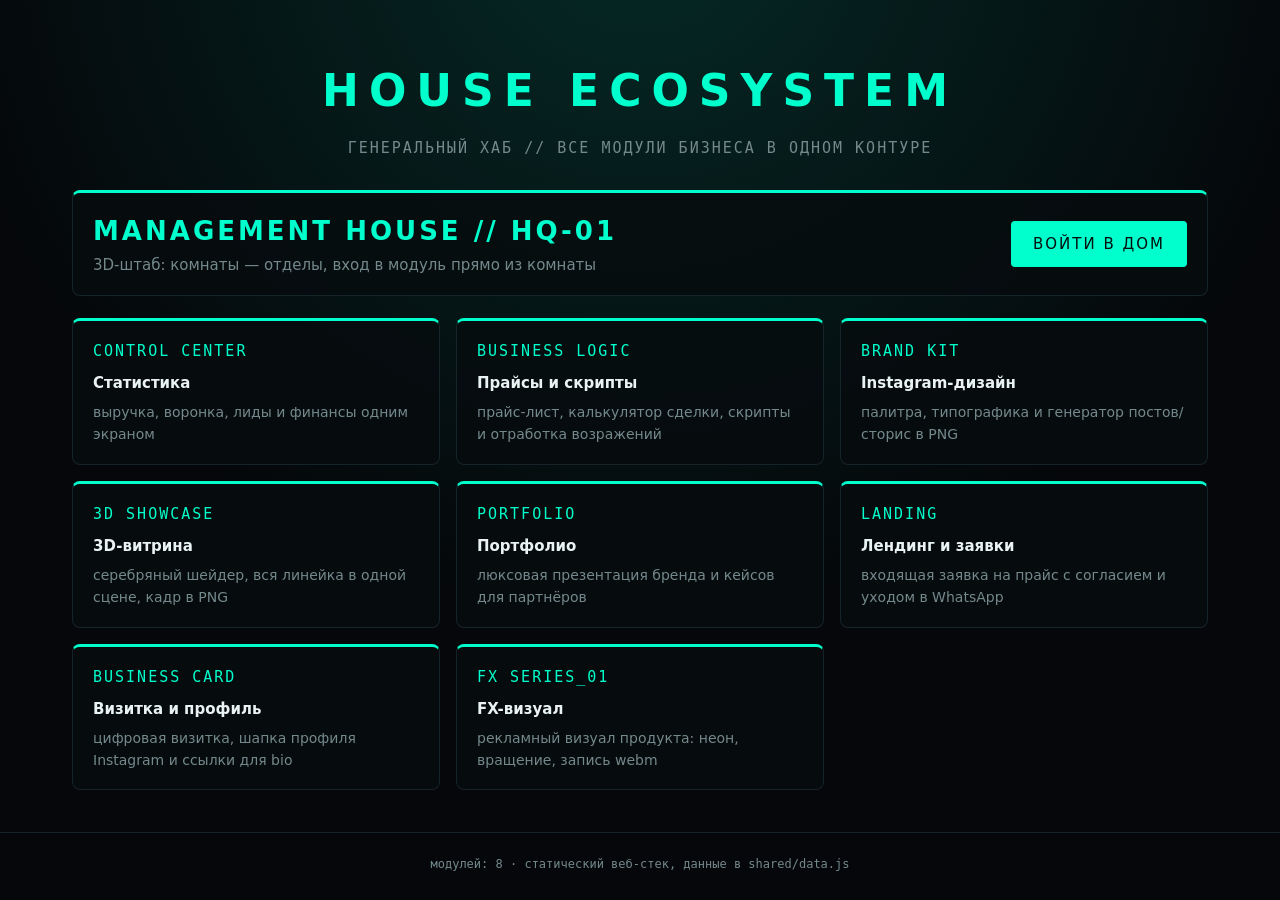
<file: web/index.html>
<!DOCTYPE html>
<html lang="ru">
<head>
<meta charset="UTF-8">
<meta name="viewport" content="width=device-width, initial-scale=1">
<title>HOUSE ECOSYSTEM // ГЕНЕРАЛЬНЫЙ ХАБ</title>
<link rel="stylesheet" href="shared/theme.css">
<style>
  body { background: radial-gradient(circle at 50% -10%, #052a26 0%, var(--bg) 60%); min-height: 100vh; }
  header.top { padding: 56px 22px 30px; text-align: center; }
  header.top h1 { color: var(--neon); letter-spacing: 10px; }
  header.top .sub { color: var(--dim); font-family: var(--mono); letter-spacing: 2px; }
  .tiles { display: grid; gap: 16px; grid-template-columns: repeat(auto-fill, minmax(280px, 1fr)); }
  a.tile { display: block; color: inherit; text-decoration: none; transition: border-color .15s, transform .15s; }
  a.tile:hover { text-decoration: none; transform: translateY(-2px); border-color: var(--neon); }
  a.tile .name { color: var(--neon); font-family: var(--mono); letter-spacing: 2px; }
  a.tile .desc { color: var(--dim); font-size: 14px; margin-top: 6px; }
  .hero-house { display: flex; flex-wrap: wrap; align-items: center; gap: 20px; justify-content: space-between; margin-bottom: 22px; }
</style>
</head>
<body>

<header class="top">
  <h1>HOUSE ECOSYSTEM</h1>
  <div class="sub">ГЕНЕРАЛЬНЫЙ ХАБ // ВСЕ МОДУЛИ БИЗНЕСА В ОДНОМ КОНТУРЕ</div>
</header>

<main class="wrap">
  <div class="card hero-house">
    <div>
      <h2 style="margin:0">MANAGEMENT HOUSE // HQ-01</h2>
      <div class="dim">3D-штаб: комнаты — отделы, вход в модуль прямо из комнаты</div>
    </div>
    <a class="btn" href="house/">ВОЙТИ В ДОМ</a>
  </div>

  <div class="tiles" id="tiles"></div>
</main>

<script type="module">
import { MODULES } from './shared/modules.js';
import { mountFooter } from './shared/nav.js';

const tiles = document.getElementById('tiles');
for (const m of MODULES) {
  const a = document.createElement('a');
  a.className = 'tile card';
  a.href = m.path;
  a.innerHTML = `<div class="name">${m.name}</div>
    <div style="font-weight:600;margin-top:8px">${m.short}</div>
    <div class="desc">${m.desc}</div>`;
  tiles.append(a);
}
mountFooter(`модулей: ${MODULES.length} · статический веб-стек, данные в shared/data.js`);
</script>
</body>
</html>
</file>
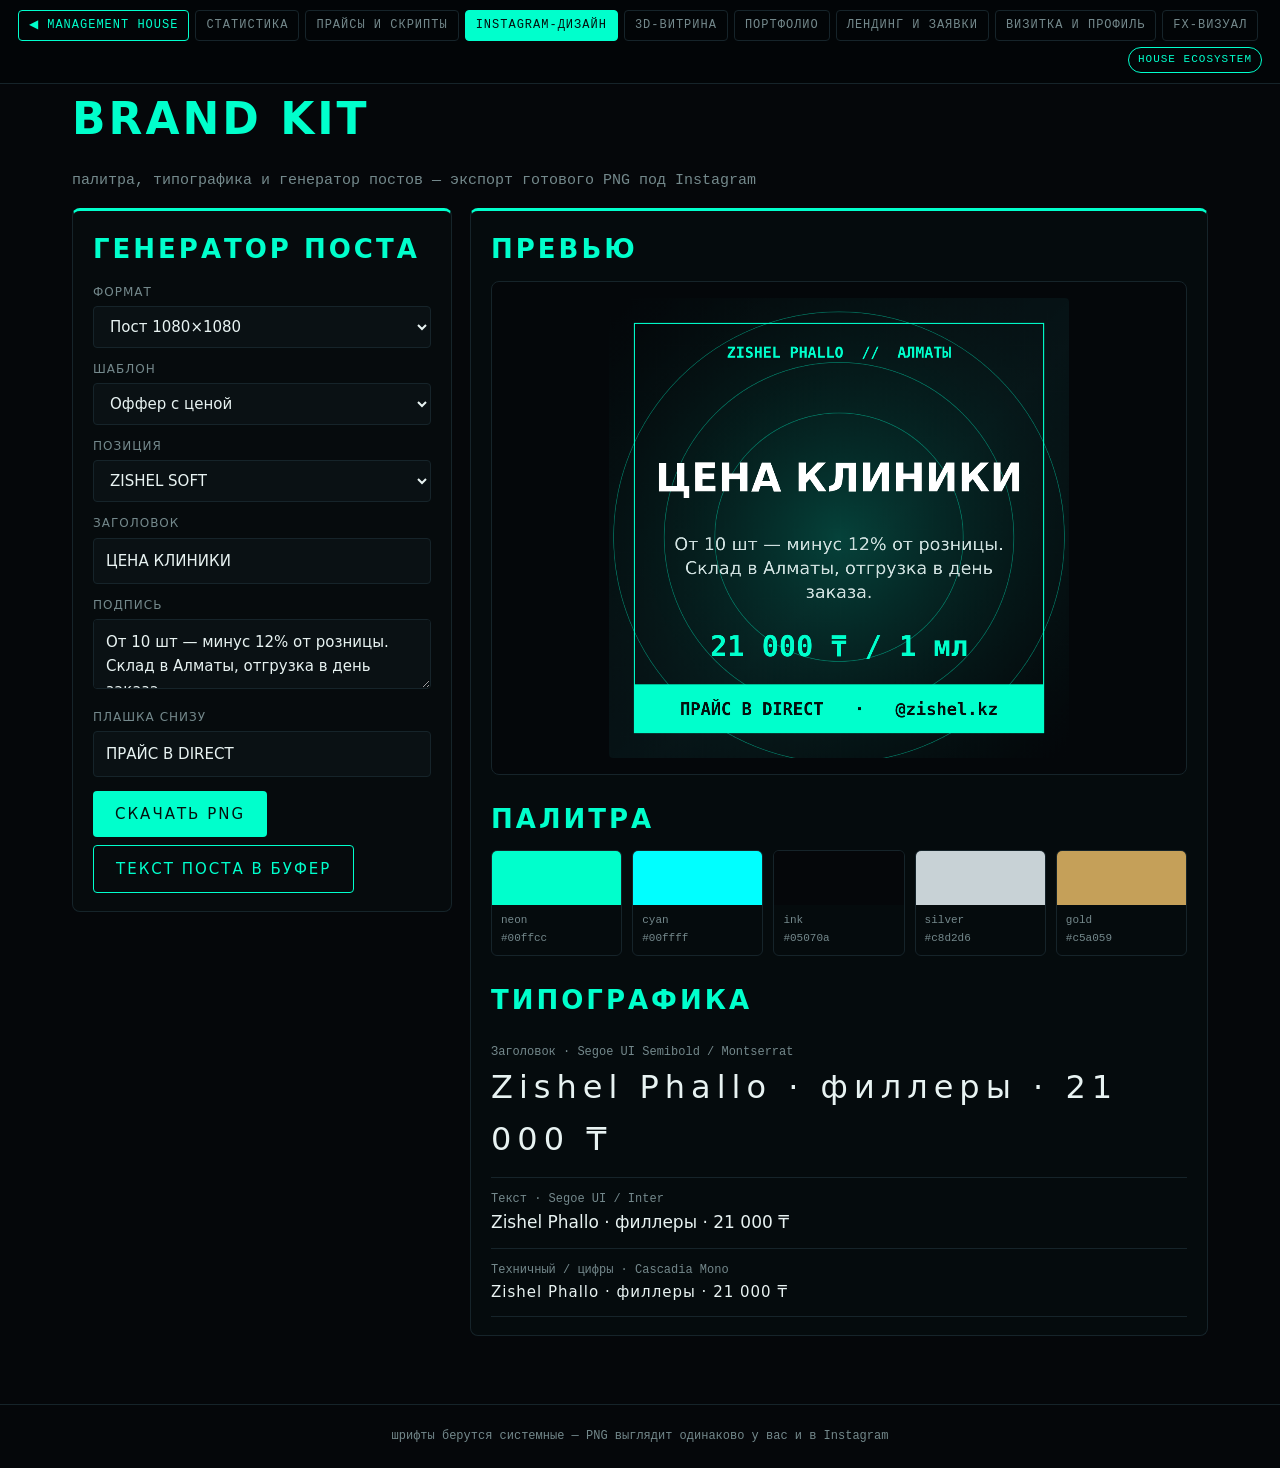
<file: web/brandkit/index.html>
<!DOCTYPE html>
<html lang="ru">
<head>
<meta charset="UTF-8">
<meta name="viewport" content="width=device-width, initial-scale=1">
<title>BRAND KIT // Instagram-дизайн</title>
<link rel="stylesheet" href="../shared/theme.css">
<style>
  main { padding: 26px 0 0; }
  .cols { display: grid; gap: 18px; grid-template-columns: 380px 1fr; align-items: start; }
  @media (max-width: 900px) { .cols { grid-template-columns: 1fr; } }
  label { display: block; margin: 12px 0 4px; color: var(--dim); font-size: 12px;
          letter-spacing: 1px; text-transform: uppercase; }
  input, select, textarea { font: inherit; color: var(--text); background: #0a1114;
    border: 1px solid var(--line); border-radius: 4px; padding: 10px 12px; width: 100%; }
  input:focus, select:focus, textarea:focus { outline: 0; border-color: var(--neon); }
  textarea { resize: vertical; min-height: 64px; }
  .swatches { display: grid; gap: 10px; grid-template-columns: repeat(auto-fit, minmax(120px, 1fr)); }
  .sw { border: 1px solid var(--line); border-radius: 6px; overflow: hidden; cursor: pointer; }
  .sw .chip { height: 54px; }
  .sw .meta { padding: 7px 9px; font-family: var(--mono); font-size: 11px; color: var(--dim); }
  .preview { display: flex; justify-content: center; background: #04070a;
             border: 1px solid var(--line); border-radius: 8px; padding: 16px; }
  #post { width: 100%; max-width: 460px; height: auto; border-radius: 4px; }
  .type-row { border-bottom: 1px solid var(--line); padding: 12px 0; }
  .type-row .name { color: var(--dim); font-family: var(--mono); font-size: 12px; }
  .acts { display: flex; gap: 8px; flex-wrap: wrap; margin-top: 14px; }
</style>
</head>
<body>

<main class="wrap">
  <h1 style="color:var(--neon)">BRAND KIT</h1>
  <p class="dim mono">палитра, типографика и генератор постов — экспорт готового PNG под Instagram</p>

  <div class="cols">
    <section class="card">
      <h2>ГЕНЕРАТОР ПОСТА</h2>
      <label for="fmt">Формат</label>
      <select id="fmt">
        <option value="1080x1080">Пост 1080×1080</option>
        <option value="1080x1350">Пост 4:5 — 1080×1350</option>
        <option value="1080x1920">Сторис 1080×1920</option>
      </select>

      <label for="tpl">Шаблон</label>
      <select id="tpl">
        <option value="offer">Оффер с ценой</option>
        <option value="product">Карточка продукта</option>
        <option value="tip">Совет косметологу</option>
      </select>

      <label for="prod">Позиция</label>
      <select id="prod"></select>

      <label for="head">Заголовок</label>
      <input id="head" maxlength="42">

      <label for="sub">Подпись</label>
      <textarea id="sub" maxlength="130"></textarea>

      <label for="cta">Плашка снизу</label>
      <input id="cta" maxlength="46" value="ПРАЙС В DIRECT">

      <div class="acts">
        <button class="btn" id="png">СКАЧАТЬ PNG</button>
        <button class="btn ghost" id="caption">ТЕКСТ ПОСТА В БУФЕР</button>
      </div>
    </section>

    <section class="card">
      <h2>ПРЕВЬЮ</h2>
      <div class="preview"><canvas id="post" width="1080" height="1080"></canvas></div>

      <h2 style="margin-top:24px">ПАЛИТРА</h2>
      <div class="swatches" id="sw"></div>

      <h2 style="margin-top:24px">ТИПОГРАФИКА</h2>
      <div id="type"></div>
    </section>
  </div>

  <div style="height:26px"></div>
</main>

<script type="module">
import { BRAND, PRODUCTS, money } from '../shared/data.js';
import { mountNav, mountFooter } from '../shared/nav.js';

mountNav('brandkit');

/* ---------- Палитра и типографика ---------- */
document.getElementById('sw').innerHTML = Object.entries(BRAND.palette)
  .map(([name, hex]) => `<div class="sw" data-hex="${hex}">
      <div class="chip" style="background:${hex}"></div>
      <div class="meta">${name}<br>${hex}</div></div>`).join('');

document.getElementById('sw').addEventListener('click', e => {
  const sw = e.target.closest('.sw');
  if (sw) navigator.clipboard?.writeText(sw.dataset.hex).catch(() => {});
});

document.getElementById('type').innerHTML = [
  ['Заголовок', BRAND.fonts.display, '32px', '6px'],
  ['Текст', BRAND.fonts.text, '17px', '0px'],
  ['Техничный / цифры', BRAND.fonts.mono, '15px', '1px'],
].map(([role, font, size, ls]) => `<div class="type-row">
    <div class="name">${role} · ${font}</div>
    <div style="font-size:${size};letter-spacing:${ls}">Zishel Phallo · филлеры · 21 000 ₸</div>
  </div>`).join('');

/* ---------- Генератор ---------- */
const cv = document.getElementById('post');
const g = cv.getContext('2d');
const prodEl = document.getElementById('prod');
const fmtEl = document.getElementById('fmt');
const tplEl = document.getElementById('tpl');
const headEl = document.getElementById('head');
const subEl = document.getElementById('sub');
const ctaEl = document.getElementById('cta');

prodEl.innerHTML = PRODUCTS.map(p => `<option value="${p.sku}">${p.name}</option>`).join('');

const DEFAULTS = {
  offer:   { head: 'ЦЕНА КЛИНИКИ', sub: 'От 10 шт — минус 12% от розницы. Склад в Алматы, отгрузка в день заказа.' },
  product: { head: '', sub: '' },
  tip:     { head: 'СОВЕТ', sub: 'Плотный филлер в тонкую кожу даёт бугры. Для зоны под глазами берите мягкую линейку.' },
};

function applyDefaults() {
  const p = PRODUCTS.find(x => x.sku === prodEl.value) ?? PRODUCTS[0];
  const d = DEFAULTS[tplEl.value];
  headEl.value = tplEl.value === 'product' ? p.name : d.head;
  subEl.value = tplEl.value === 'product' ? `${p.use}. Держится ${p.lasts}.` : d.sub;
  draw();
}

/** Перенос строк вручную: canvas сам не умеет, а текст задаёт пользователь. */
function wrap(text, maxWidth) {
  const lines = [];
  let line = '';
  for (const word of text.split(/\s+/)) {
    const probe = line ? line + ' ' + word : word;
    if (g.measureText(probe).width > maxWidth && line) { lines.push(line); line = word; }
    else line = probe;
  }
  if (line) lines.push(line);
  return lines;
}

function draw() {
  const [w, h] = fmtEl.value.split('x').map(Number);
  cv.width = w; cv.height = h;
  const p = PRODUCTS.find(x => x.sku === prodEl.value) ?? PRODUCTS[0];
  const accent = tplEl.value === 'product' ? p.tint : BRAND.palette.neon;

  const bg = g.createLinearGradient(0, 0, w, h);
  bg.addColorStop(0, '#04070a');
  bg.addColorStop(0.55, '#071417');
  bg.addColorStop(1, '#04070a');
  g.fillStyle = bg;
  g.fillRect(0, 0, w, h);

  // Неоновое свечение и концентрические круги — узнаваемый каркас серии.
  const glow = g.createRadialGradient(w * 0.5, h * 0.52, 0, w * 0.5, h * 0.52, w * 0.72);
  glow.addColorStop(0, accent + '33');
  glow.addColorStop(1, 'transparent');
  g.fillStyle = glow;
  g.fillRect(0, 0, w, h);

  g.strokeStyle = accent + '55';
  g.lineWidth = Math.max(2, w / 540);
  for (let i = 1; i <= 3; i++) {
    g.beginPath();
    g.arc(w * 0.5, h * 0.52, w * (0.16 + i * 0.11), 0, Math.PI * 2);
    g.stroke();
  }

  g.strokeStyle = accent;
  g.lineWidth = Math.max(3, w / 360);
  const m = w * 0.055;
  g.strokeRect(m, m, w - m * 2, h - m * 2);

  const cx = w / 2;
  g.textAlign = 'center';

  g.fillStyle = accent;
  g.font = `600 ${Math.round(w * 0.032)}px ui-monospace, monospace`;
  g.fillText(BRAND.name + '  //  ' + BRAND.city.toUpperCase(), cx, m + w * 0.075);

  g.fillStyle = '#ffffff';
  g.font = `700 ${Math.round(w * 0.085)}px "Segoe UI", system-ui, sans-serif`;
  const headLines = wrap(headEl.value.toUpperCase(), w * 0.8);
  headLines.forEach((l, i) => g.fillText(l, cx, h * 0.42 + i * w * 0.098));

  g.fillStyle = '#cfe0df';
  g.font = `${Math.round(w * 0.038)}px "Segoe UI", system-ui, sans-serif`;
  const subLines = wrap(subEl.value, w * 0.76);
  const subTop = h * 0.42 + headLines.length * w * 0.098 + w * 0.03;
  subLines.forEach((l, i) => g.fillText(l, cx, subTop + i * w * 0.052));

  if (tplEl.value !== 'tip') {
    g.fillStyle = accent;
    g.font = `700 ${Math.round(w * 0.062)}px ui-monospace, monospace`;
    g.fillText(money(p.price) + ' / ' + p.volume, cx, subTop + subLines.length * w * 0.052 + w * 0.075);
  }

  const barH = w * 0.105;
  g.fillStyle = accent;
  g.fillRect(m, h - m - barH, w - m * 2, barH);
  g.fillStyle = '#04100e';
  g.font = `700 ${Math.round(w * 0.037)}px ui-monospace, monospace`;
  g.fillText(ctaEl.value.toUpperCase() + '   ·   @' + BRAND.instagram, cx, h - m - barH / 2 + w * 0.014);
}

[fmtEl, ctaEl, headEl, subEl].forEach(el => el.addEventListener('input', draw));
fmtEl.addEventListener('change', draw);
tplEl.addEventListener('change', applyDefaults);
prodEl.addEventListener('change', applyDefaults);
applyDefaults();

document.getElementById('png').onclick = () => {
  cv.toBlob(b => {
    const a = document.createElement('a');
    a.href = URL.createObjectURL(b);
    a.download = `zishel_${tplEl.value}_${fmtEl.value}.png`;
    a.click();
    URL.revokeObjectURL(a.href);
  }, 'image/png');
};

document.getElementById('caption').onclick = async e => {
  const p = PRODUCTS.find(x => x.sku === prodEl.value) ?? PRODUCTS[0];
  const caption = [
    headEl.value,
    '',
    subEl.value,
    '',
    `${p.name} · ${p.volume} · ${money(p.price)}`,
    `${ctaEl.value}. Пишите в Direct или WhatsApp.`,
    '',
    '#филлеры #косметолог #алматы #zishel',
  ].join('\n');
  try {
    await navigator.clipboard.writeText(caption);
    const old = e.target.textContent;
    e.target.textContent = 'СКОПИРОВАНО';
    setTimeout(() => { e.target.textContent = old; }, 1600);
  } catch {
    prompt('Скопируйте текст вручную:', caption);
  }
};

mountFooter('шрифты берутся системные — PNG выглядит одинаково у вас и в Instagram');
</script>
</body>
</html>
</file>
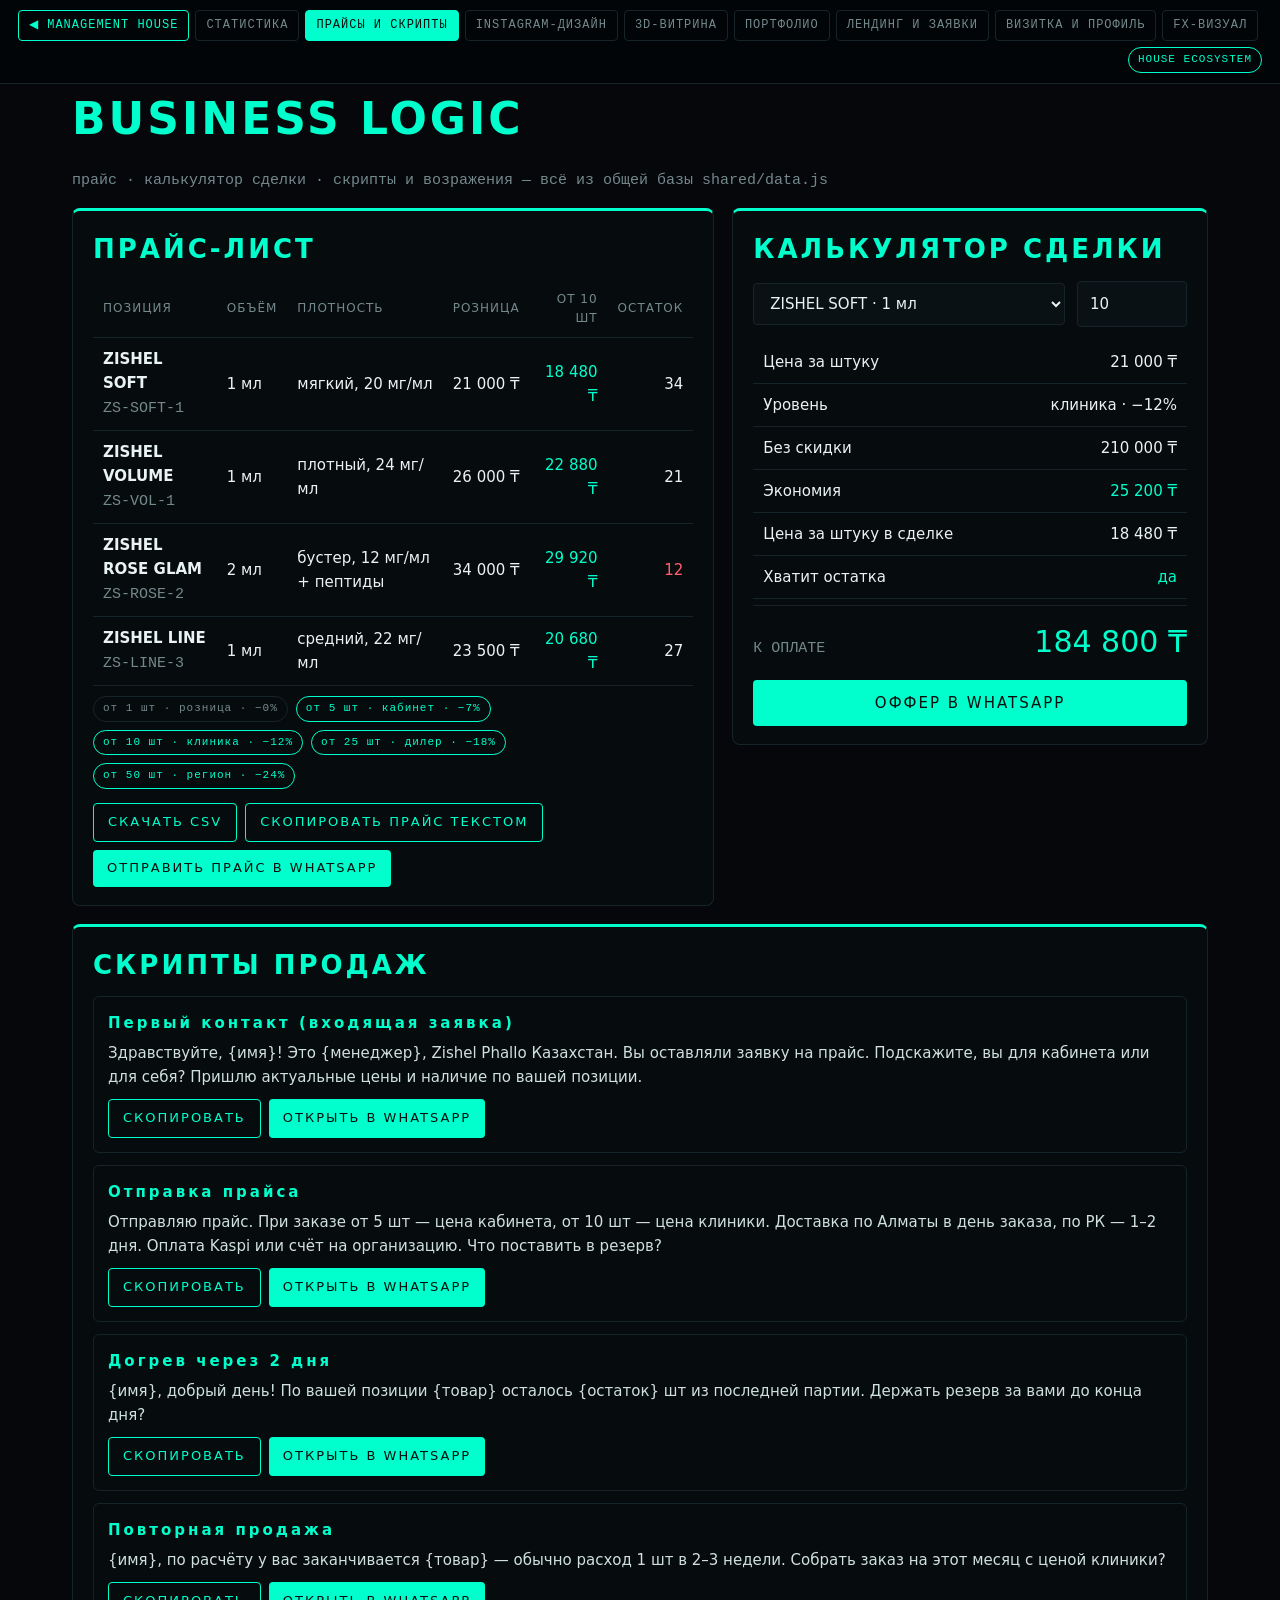
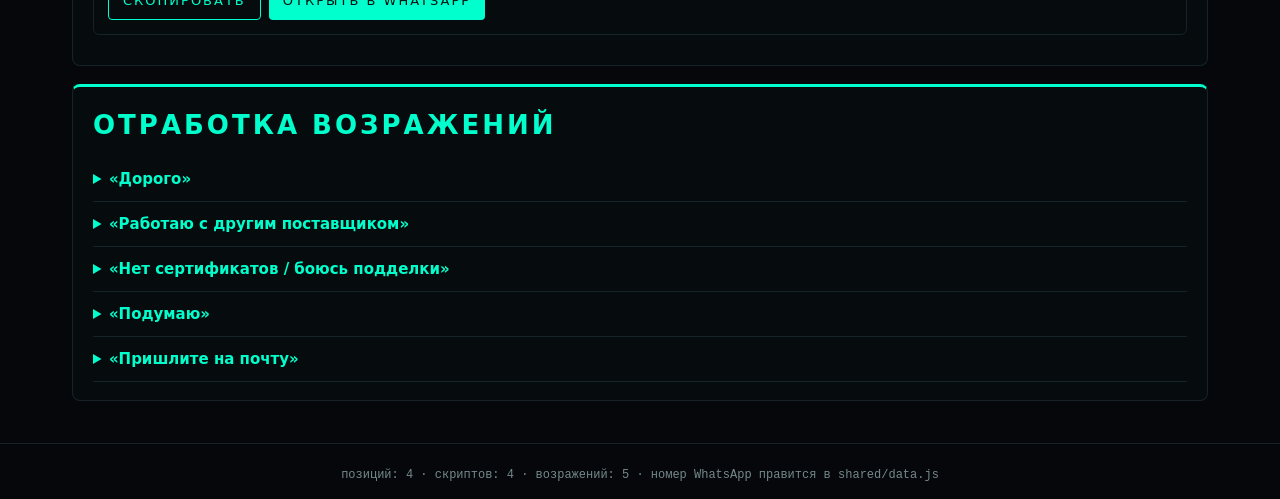
<file: web/business/index.html>
<!DOCTYPE html>
<html lang="ru">
<head>
<meta charset="UTF-8">
<meta name="viewport" content="width=device-width, initial-scale=1">
<title>BUSINESS LOGIC // прайсы и скрипты</title>
<link rel="stylesheet" href="../shared/theme.css">
<style>
  main { padding: 26px 0 0; }
  .cols { display: grid; gap: 18px; grid-template-columns: 1.35fr 1fr; align-items: start; }
  @media (max-width: 960px) { .cols { grid-template-columns: 1fr; } }
  .calc { display: grid; gap: 12px; grid-template-columns: 1fr auto; align-items: center; }
  select, input { font: inherit; color: var(--text); background: #0a1114;
                  border: 1px solid var(--line); border-radius: 4px; padding: 10px 12px; width: 100%; }
  select:focus, input:focus { outline: 0; border-color: var(--neon); }
  .total { display: flex; justify-content: space-between; align-items: baseline;
           border-top: 1px solid var(--line); padding-top: 12px; margin-top: 6px; }
  .total .sum { font-size: 30px; color: var(--neon); font-variant-numeric: tabular-nums; }
  .script { border: 1px solid var(--line); border-radius: 6px; padding: 14px; margin-bottom: 12px; }
  .script h3 { margin-bottom: 6px; }
  .script p { margin: 0 0 10px; color: #cfe0df; }
  .script .row { display: flex; gap: 8px; flex-wrap: wrap; }
  .small { font-size: 13px; padding: 8px 14px; }
  details { border-bottom: 1px solid var(--line); padding: 10px 0; }
  summary { cursor: pointer; color: var(--neon); font-weight: 600; }
  details p { color: #cfe0df; margin: 8px 0 0; }
  .tiers { display: flex; flex-wrap: wrap; gap: 8px; margin-top: 10px; }
</style>
</head>
<body>

<main class="wrap">
  <h1 style="color:var(--neon)">BUSINESS LOGIC</h1>
  <p class="dim mono">прайс · калькулятор сделки · скрипты и возражения — всё из общей базы shared/data.js</p>

  <div class="cols">
    <section class="card">
      <h2>ПРАЙС-ЛИСТ</h2>
      <table class="data" id="price"></table>
      <div class="tiers" id="tiers"></div>
      <div style="display:flex;gap:8px;margin-top:14px;flex-wrap:wrap">
        <button class="btn ghost small" id="csv">СКАЧАТЬ CSV</button>
        <button class="btn ghost small" id="copy-price">СКОПИРОВАТЬ ПРАЙС ТЕКСТОМ</button>
        <button class="btn small" id="wa-price">ОТПРАВИТЬ ПРАЙС В WHATSAPP</button>
      </div>
    </section>

    <section class="card">
      <h2>КАЛЬКУЛЯТОР СДЕЛКИ</h2>
      <div class="calc">
        <select id="sku"></select>
        <input id="qty" type="number" min="1" max="999" value="10" style="width:110px">
      </div>
      <div id="calc-out" style="margin-top:14px"></div>
      <div class="total"><span class="dim mono">К ОПЛАТЕ</span><span class="sum" id="sum">—</span></div>
      <button class="btn" id="wa-offer" style="margin-top:14px;width:100%">ОФФЕР В WHATSAPP</button>
    </section>
  </div>

  <section class="card" style="margin-top:18px">
    <h2>СКРИПТЫ ПРОДАЖ</h2>
    <div id="scripts"></div>
  </section>

  <section class="card" style="margin-top:18px;margin-bottom:20px">
    <h2>ОТРАБОТКА ВОЗРАЖЕНИЙ</h2>
    <div id="objections"></div>
  </section>
</main>

<script type="module">
import { BRAND, PRODUCTS, PRICE_TIERS, SCRIPTS, OBJECTIONS, tierFor, money, waUrl } from '../shared/data.js';
import { mountNav, mountFooter } from '../shared/nav.js';

mountNav('business');

/* ---------- Прайс ---------- */
const priceEl = document.getElementById('price');
priceEl.innerHTML = `<tr><th>Позиция</th><th>Объём</th><th>Плотность</th>
  <th class="num">Розница</th><th class="num">От 10 шт</th><th class="num">Остаток</th></tr>` +
  PRODUCTS.map(p => `<tr>
    <td><b>${p.name}</b><br><span class="dim mono">${p.sku}</span></td>
    <td class="nowrap">${p.volume}</td>
    <td>${p.density}</td>
    <td class="num">${money(p.price)}</td>
    <td class="num good">${money(p.price * (1 - 0.12))}</td>
    <td class="num ${p.stock < 15 ? 'bad' : ''}">${p.stock}</td></tr>`).join('');

document.getElementById('tiers').innerHTML = PRICE_TIERS
  .map(t => `<span class="tag${t.discount ? ' on' : ''}">от ${t.from} шт · ${t.label} · −${Math.round(t.discount * 100)}%</span>`)
  .join('');

const priceText = () => [
  `Прайс ${BRAND.name} · ${BRAND.city}`,
  ...PRODUCTS.map(p => `${p.name} (${p.volume}) — ${money(p.price)}, в наличии ${p.stock} шт`),
  'От 5 шт −7%, от 10 шт −12%, от 25 шт −18%, от 50 шт −24%.',
  'Доставка по Алматы в день заказа, по РК 1–2 дня. Оплата Kaspi или счёт.',
].join('\n');

document.getElementById('csv').onclick = () => {
  const rows = [['sku', 'name', 'volume', 'density', 'price_kzt', 'stock'],
    ...PRODUCTS.map(p => [p.sku, p.name, p.volume, p.density, p.price, p.stock])];
  // \ufeff нужен, иначе Excel открывает кириллицу в CSV кракозябрами.
  const blob = new Blob(['\ufeff' + rows.map(r => r.join(';')).join('\n')],
    { type: 'text/csv;charset=utf-8' });
  const a = document.createElement('a');
  a.href = URL.createObjectURL(blob);
  a.download = 'zishel_price.csv';
  a.click();
  URL.revokeObjectURL(a.href);
};

const flash = (btn, text) => {
  const old = btn.textContent;
  btn.textContent = text;
  setTimeout(() => { btn.textContent = old; }, 1600);
};

const copy = async (btn, text) => {
  try {
    await navigator.clipboard.writeText(text);
    flash(btn, 'СКОПИРОВАНО');
  } catch {
    // Буфер закрыт политикой браузера — показываем текст для ручного копирования.
    prompt('Скопируйте текст вручную:', text);
  }
};

document.getElementById('copy-price').onclick = e => copy(e.target, priceText());
document.getElementById('wa-price').onclick = () => open(waUrl(priceText()), '_blank', 'noopener');

/* ---------- Калькулятор ---------- */
const skuEl = document.getElementById('sku');
const qtyEl = document.getElementById('qty');
skuEl.innerHTML = PRODUCTS.map(p => `<option value="${p.sku}">${p.name} · ${p.volume}</option>`).join('');

let offerText = '';
function recalc() {
  const p = PRODUCTS.find(x => x.sku === skuEl.value) ?? PRODUCTS[0];
  const qty = Math.max(1, Math.min(999, Number(qtyEl.value) || 1));
  const tier = tierFor(qty);
  const gross = p.price * qty;
  const total = gross * (1 - tier.discount);

  document.getElementById('calc-out').innerHTML = `<table class="data">
    <tr><td>Цена за штуку</td><td class="num">${money(p.price)}</td></tr>
    <tr><td>Уровень</td><td class="num">${tier.label} · −${Math.round(tier.discount * 100)}%</td></tr>
    <tr><td>Без скидки</td><td class="num">${money(gross)}</td></tr>
    <tr><td>Экономия</td><td class="num good">${money(gross - total)}</td></tr>
    <tr><td>Цена за штуку в сделке</td><td class="num">${money(total / qty)}</td></tr>
    <tr><td>Хватит остатка</td><td class="num ${qty > p.stock ? 'bad' : 'good'}">${qty > p.stock ? 'нет, на складе ' + p.stock : 'да'}</td></tr>
  </table>`;
  document.getElementById('sum').textContent = money(total);

  offerText = [
    `${BRAND.name}: расчёт для вас`,
    `${p.name} (${p.volume}) — ${qty} шт`,
    `Цена ${money(total / qty)} за штуку (${tier.label}, −${Math.round(tier.discount * 100)}%)`,
    `Итого ${money(total)}`,
    `Держится ${p.lasts}. ${p.use}.`,
    'Доставка по Алматы в день заказа. Резерв держу до конца дня.',
  ].join('\n');
}
skuEl.onchange = qtyEl.oninput = recalc;
recalc();
document.getElementById('wa-offer').onclick = () => open(waUrl(offerText), '_blank', 'noopener');

/* ---------- Скрипты ---------- */
document.getElementById('scripts').innerHTML = SCRIPTS.map(s => `
  <div class="script">
    <h3>${s.title}</h3>
    <p>${s.text}</p>
    <div class="row">
      <button class="btn ghost small" data-copy="${s.id}">СКОПИРОВАТЬ</button>
      <button class="btn small" data-wa="${s.id}">ОТКРЫТЬ В WHATSAPP</button>
    </div>
  </div>`).join('');

document.getElementById('scripts').addEventListener('click', e => {
  const btn = e.target;
  const id = btn.dataset.copy ?? btn.dataset.wa;
  if (!id) return;
  const s = SCRIPTS.find(x => x.id === id);
  if (btn.dataset.copy) copy(btn, s.text);
  else open(waUrl(s.text), '_blank', 'noopener');
});

document.getElementById('objections').innerHTML = OBJECTIONS
  .map(o => `<details><summary>«${o.q}»</summary><p>${o.a}</p></details>`).join('');

mountFooter(`позиций: ${PRODUCTS.length} · скриптов: ${SCRIPTS.length} · возражений: ${OBJECTIONS.length} · номер WhatsApp правится в shared/data.js`);
</script>
</body>
</html>
</file>
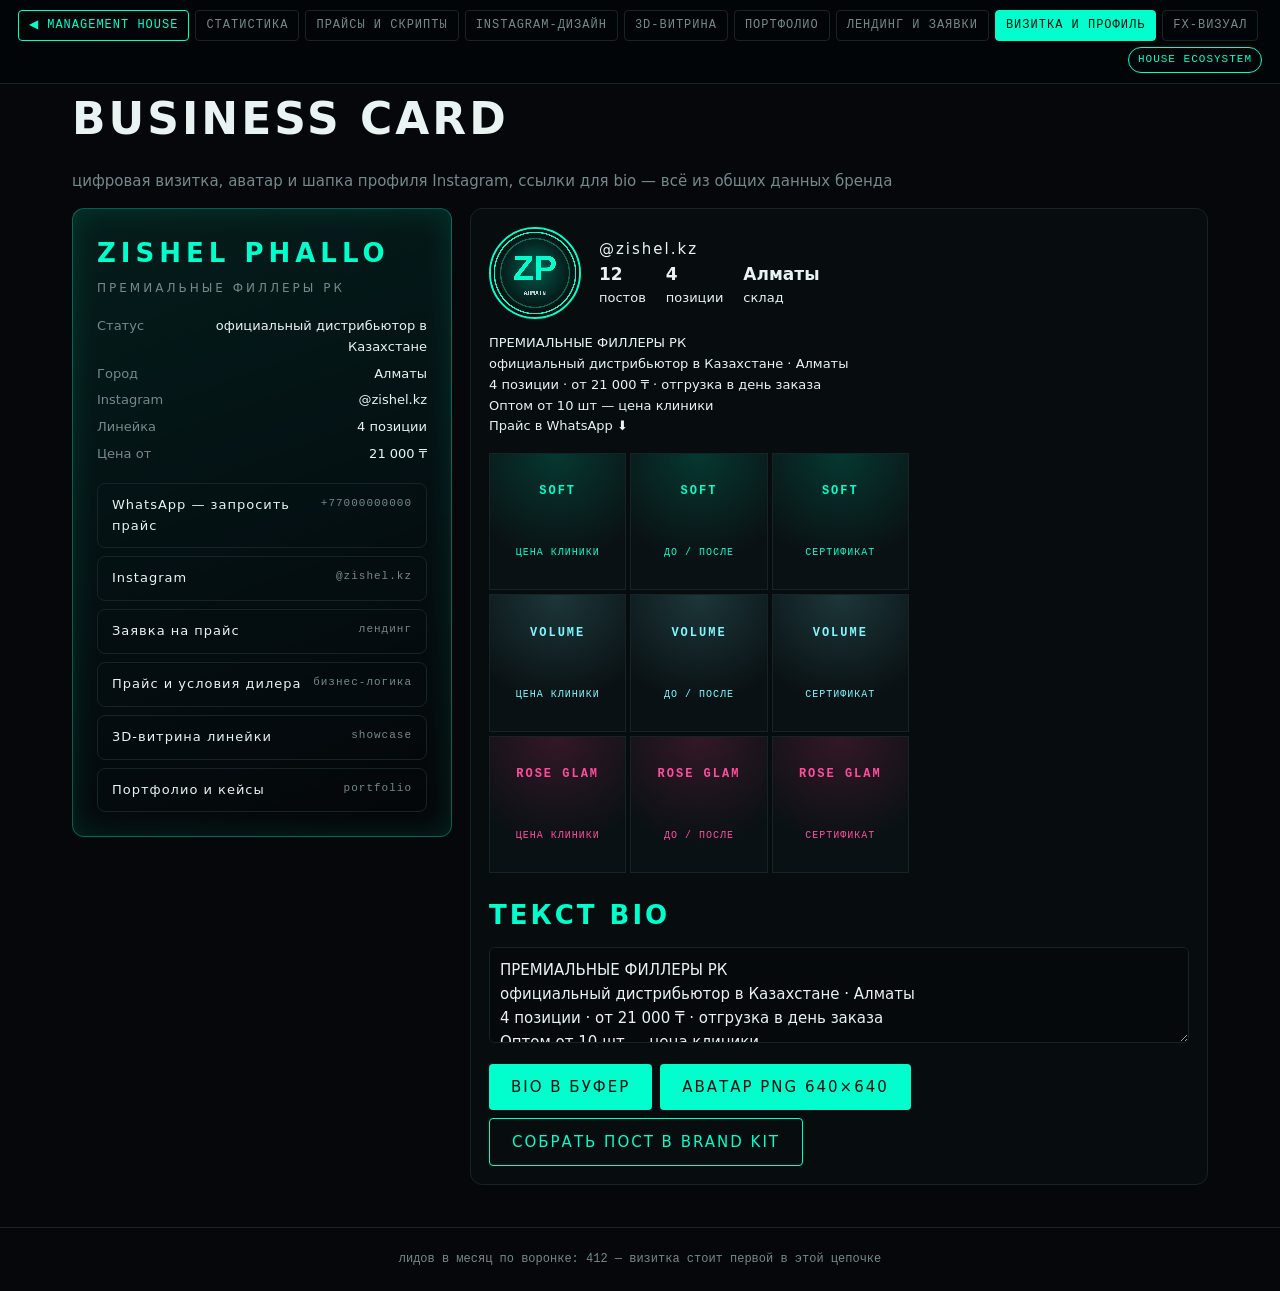
<file: web/card/index.html>
<!DOCTYPE html>
<html lang="ru">
<head>
<meta charset="UTF-8">
<meta name="viewport" content="width=device-width, initial-scale=1">
<title>BUSINESS CARD // визитка и профиль</title>
<link rel="stylesheet" href="../shared/theme.css">
<style>
  .cols { display: grid; gap: 18px; grid-template-columns: minmax(280px, 380px) 1fr; align-items: start; }
  @media (max-width: 900px) { .cols { grid-template-columns: 1fr; } }

  /* Визитка: тот же неон-циан, что и в доме, но на стекле. */
  .vcard { position: relative; overflow: hidden; border-radius: 12px; padding: 24px;
           background: linear-gradient(160deg, rgba(0,255,204,.09), rgba(0,255,255,.03) 60%, transparent);
           border: 1px solid rgba(0,255,204,.35); box-shadow: 0 0 30px rgba(0,255,204,.12) inset; }
  .vcard::after { content: ''; position: absolute; inset: -40% -10% auto auto; width: 260px; height: 260px;
                  border-radius: 50%; background: radial-gradient(circle, rgba(0,255,204,.18), transparent 65%); }
  .vcard h2 { margin: 0; font-size: 26px; letter-spacing: 5px; color: var(--neon); }
  .vcard .claim { color: var(--dim); letter-spacing: 3px; font-size: 12px; margin: 4px 0 18px; }
  .vcard dl { display: grid; grid-template-columns: auto 1fr; gap: 6px 12px; margin: 0 0 18px; font-size: 13px; }
  .vcard dt { color: var(--dim); } .vcard dd { margin: 0; text-align: right; }
  .links { display: grid; gap: 8px; }
  .links a { display: flex; justify-content: space-between; gap: 10px; text-decoration: none;
             color: var(--text); border: 1px solid var(--line); border-radius: 8px; padding: 11px 14px;
             font-size: 13px; letter-spacing: 1px; transition: .2s; }
  .links a:hover { border-color: var(--neon); box-shadow: 0 0 18px rgba(0,255,204,.18); color: var(--neon); }
  .links a span:last-child { color: var(--dim); font-family: var(--mono); font-size: 11px; }

  /* Макет профиля Instagram: как будет выглядеть шапка и сетка постов. */
  .ig { border: 1px solid var(--line); border-radius: 12px; padding: 18px; background: #070c0e; }
  .ig-head { display: flex; gap: 18px; align-items: center; }
  .ig-head canvas { width: 92px; height: 92px; border-radius: 50%; border: 2px solid var(--neon); }
  .ig-nums { display: flex; gap: 20px; font-size: 13px; }
  .ig-nums b { display: block; font-size: 17px; }
  .ig-bio { white-space: pre-wrap; font-size: 13px; margin: 14px 0 0; color: var(--text); }
  .ig-grid { display: grid; grid-template-columns: repeat(3, 1fr); gap: 4px; margin-top: 16px;
             max-width: 420px; }
  .ig-grid div { aspect-ratio: 1; display: grid; place-items: center; font: 10px/1.4 var(--mono);
                 text-align: center; padding: 6px; letter-spacing: 1px; background: #0a1114;
                 border: 1px solid var(--line); }
  .ig-grid b { display: block; font-size: 12px; letter-spacing: 2px; }
  .row { display: flex; flex-wrap: wrap; gap: 8px; margin-top: 14px; }
  textarea { width: 100%; min-height: 96px; resize: vertical; background: #05090b; color: var(--text);
             border: 1px solid var(--line); border-radius: 6px; padding: 10px; font: inherit; }
</style>
</head>
<body>
<main class="wrap">
  <h1>BUSINESS CARD</h1>
  <p class="dim">цифровая визитка, аватар и шапка профиля Instagram, ссылки для bio — всё из общих данных бренда</p>

  <div class="cols">
    <section class="vcard">
      <h2 id="b-name">—</h2>
      <div class="claim" id="b-claim">—</div>
      <dl>
        <dt>Статус</dt><dd id="b-legal">—</dd>
        <dt>Город</dt><dd id="b-city">—</dd>
        <dt>Instagram</dt><dd id="b-ig">—</dd>
        <dt>Линейка</dt><dd id="b-line">—</dd>
        <dt>Цена от</dt><dd id="b-from">—</dd>
      </dl>
      <div class="links" id="links"></div>
    </section>

    <section class="ig">
      <div class="ig-head">
        <canvas id="ava" width="640" height="640"></canvas>
        <div>
          <div style="letter-spacing:2px" id="ig-handle">—</div>
          <div class="ig-nums">
            <div><b id="ig-posts">—</b>постов</div>
            <div><b>4</b>позиции</div>
            <div><b id="ig-city">—</b>склад</div>
          </div>
        </div>
      </div>
      <p class="ig-bio" id="bio-preview">—</p>
      <div class="ig-grid" id="grid"></div>

      <h2 style="margin-top:22px">ТЕКСТ BIO</h2>
      <textarea id="bio"></textarea>
      <div class="row">
        <button class="btn" id="copy-bio">BIO В БУФЕР</button>
        <button class="btn" id="png">АВАТАР PNG 640×640</button>
        <a class="btn ghost" href="../brandkit/">СОБРАТЬ ПОСТ В BRAND KIT</a>
      </div>
    </section>
  </div>
</main>

<script type="module">
import { BRAND, PRODUCTS, STATS, money, waUrl } from '../shared/data.js';
import { mountNav, mountFooter } from '../shared/nav.js';

mountNav('card');

const minPrice = Math.min(...PRODUCTS.map(p => p.price));

document.getElementById('b-name').textContent = BRAND.name;
document.getElementById('b-claim').textContent = BRAND.claim;
document.getElementById('b-legal').textContent = BRAND.legal;
document.getElementById('b-city').textContent = BRAND.city;
document.getElementById('b-ig').textContent = '@' + BRAND.instagram;
document.getElementById('b-line').textContent = PRODUCTS.length + ' позиции';
document.getElementById('b-from').textContent = money(minPrice);
document.getElementById('ig-handle').textContent = '@' + BRAND.instagram;
document.getElementById('ig-city').textContent = BRAND.city;
document.getElementById('ig-posts').textContent = PRODUCTS.length * 3;

/* Ссылки для bio: те же адреса, что и в навигации экосистемы,
   чтобы визитка не разъезжалась с остальными модулями. */
const LINKS = [
  { t: 'WhatsApp — запросить прайс', s: '+' + BRAND.whatsapp,
    href: waUrl(`Здравствуйте! Интересует прайс ${BRAND.name}.`) },
  { t: 'Instagram', s: '@' + BRAND.instagram, href: `https://instagram.com/${BRAND.instagram}` },
  { t: 'Заявка на прайс', s: 'лендинг', href: '../zishel/' },
  { t: 'Прайс и условия дилера', s: 'бизнес-логика', href: '../business/' },
  { t: '3D-витрина линейки', s: 'showcase', href: '../showcase/' },
  { t: 'Портфолио и кейсы', s: 'portfolio', href: '../portfolio/' },
];
document.getElementById('links').innerHTML = LINKS
  .map(l => `<a href="${l.href}" target="_blank" rel="noopener"><span>${l.t}</span><span>${l.s}</span></a>`)
  .join('');

/* Сетка профиля: превью контент-плана по позициям линейки. */
const PLAN = ['ЦЕНА КЛИНИКИ', 'ДО / ПОСЛЕ', 'СЕРТИФИКАТ'];
document.getElementById('grid').innerHTML = PRODUCTS.slice(0, 3)
  .flatMap(p => PLAN.map(t => `<div style="color:${p.tint};background:
     radial-gradient(circle at 50% 0%, ${p.tint}2e, #0a1114 70%)"><b>${p.name.replace('ZISHEL ', '')}</b>${t}</div>`))
  .join('');

const bio = `${BRAND.claim}
${BRAND.legal} · ${BRAND.city}
${PRODUCTS.length} позиции · от ${money(minPrice)} · отгрузка в день заказа
Оптом от 10 шт — цена клиники
Прайс в WhatsApp ⬇`;
const bioEl = document.getElementById('bio');
bioEl.value = bio;
const preview = document.getElementById('bio-preview');
const syncBio = () => { preview.textContent = bioEl.value; };
bioEl.addEventListener('input', syncBio);
syncBio();

document.getElementById('copy-bio').onclick = async () => {
  await navigator.clipboard.writeText(bioEl.value);
  const b = document.getElementById('copy-bio');
  b.textContent = 'СКОПИРОВАНО';
  setTimeout(() => (b.textContent = 'BIO В БУФЕР'), 1400);
};

/* Аватар рисуем на canvas: монограмма и неоновое кольцо, экспорт в PNG
   под требования Instagram (квадрат, обрезается в круг). */
const ava = document.getElementById('ava');
const g = ava.getContext('2d');
function drawAvatar() {
  const S = ava.width, c = S / 2;
  g.fillStyle = BRAND.palette.ink;
  g.fillRect(0, 0, S, S);
  const glow = g.createRadialGradient(c, c * 0.85, 10, c, c, c);
  glow.addColorStop(0, 'rgba(0,255,204,.35)');
  glow.addColorStop(1, 'rgba(0,255,204,0)');
  g.fillStyle = glow;
  g.fillRect(0, 0, S, S);

  g.strokeStyle = BRAND.palette.neon;
  g.lineWidth = 10;
  for (const r of [c - 24, c - 70]) {
    g.globalAlpha = r === c - 24 ? 1 : 0.35;
    g.beginPath(); g.arc(c, c, r, 0, Math.PI * 2); g.stroke();
  }
  g.globalAlpha = 1;

  g.fillStyle = BRAND.palette.neon;
  g.textAlign = 'center'; g.textBaseline = 'middle';
  g.font = 'bold 250px "Segoe UI", sans-serif';
  g.fillText('ZP', c, c - 20);
  g.fillStyle = BRAND.palette.silver;
  g.font = '600 46px "Cascadia Mono", monospace';
  g.fillText(BRAND.city.toUpperCase(), c, c + 150);
}
drawAvatar();

document.getElementById('png').onclick = () => {
  ava.toBlob(b => {
    const a = document.createElement('a');
    a.href = URL.createObjectURL(b);
    a.download = 'zishel_avatar_640.png';
    a.click();
    URL.revokeObjectURL(a.href);
  }, 'image/png');
};

mountFooter(`лидов в месяц по воронке: ${STATS.funnel[0].v} — визитка стоит первой в этой цепочке`);
</script>
</body>
</html>
</file>
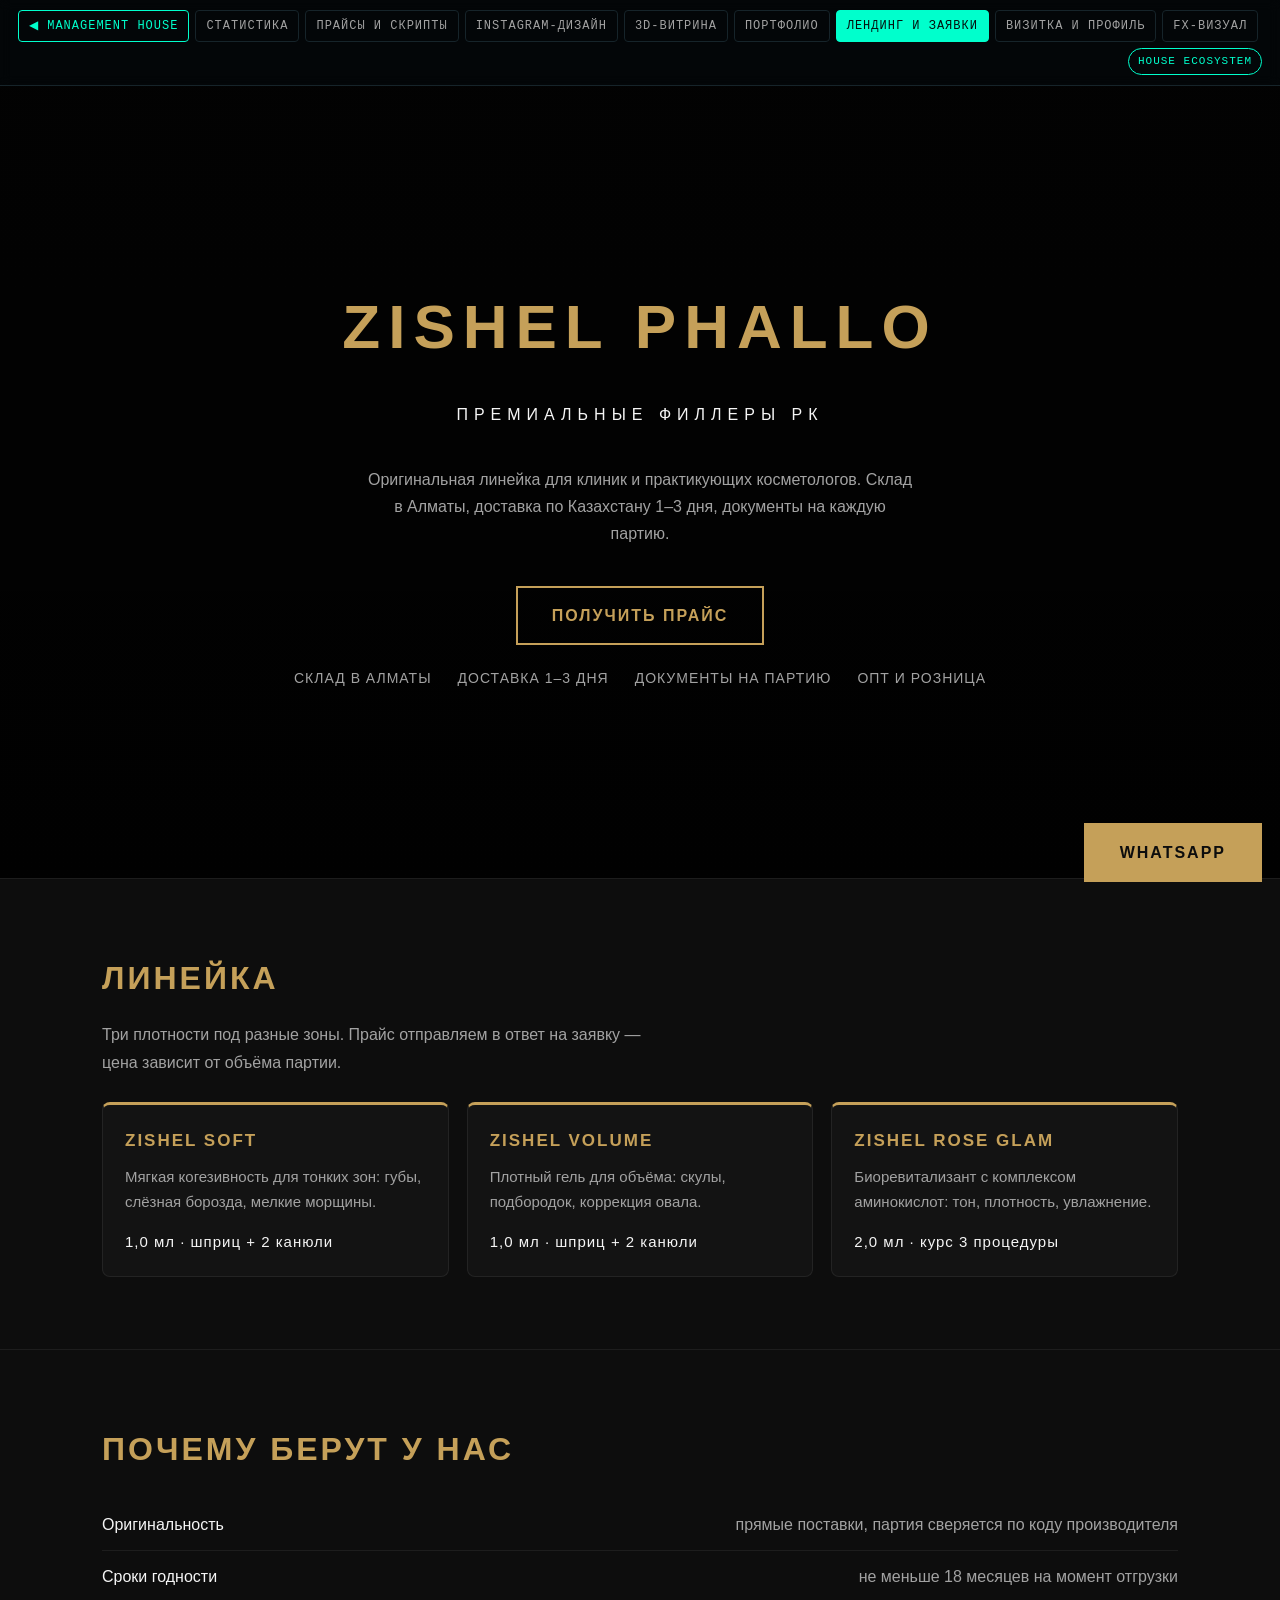
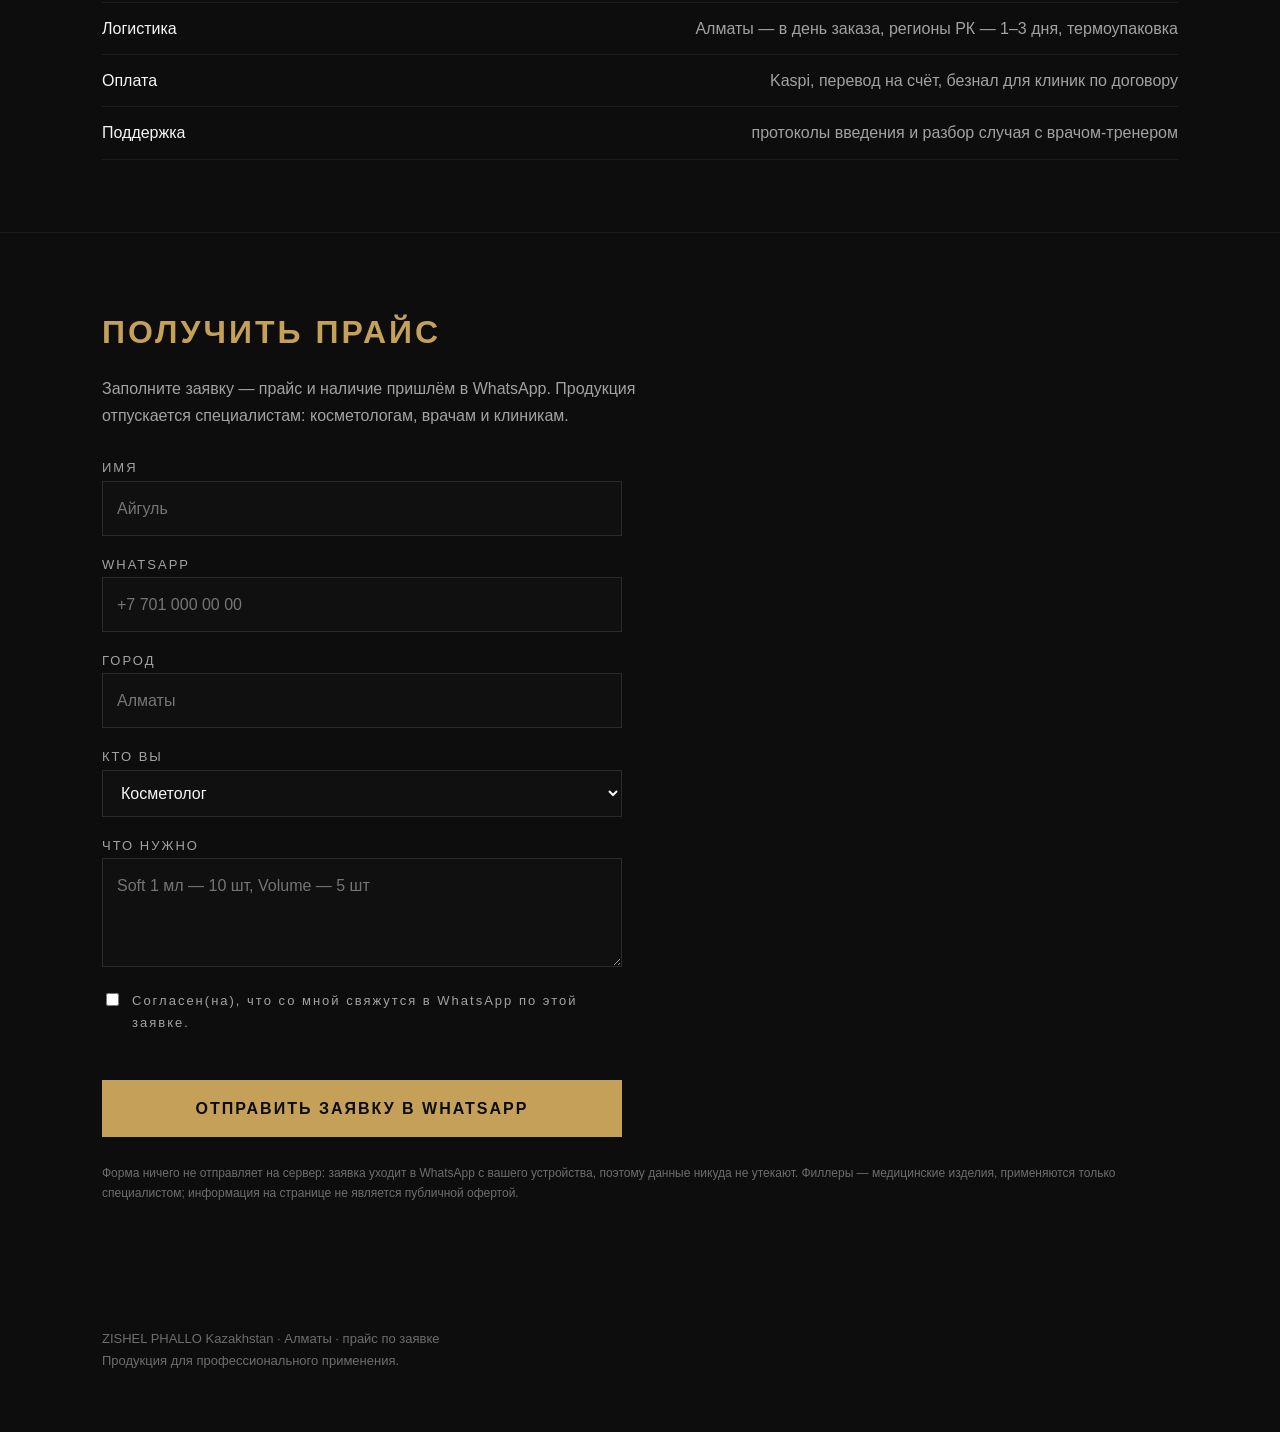
<file: web/zishel/index.html>
<!DOCTYPE html>
<html lang="ru">
<head>
<meta charset="UTF-8">
<meta name="viewport" content="width=device-width, initial-scale=1">
<title>ZISHEL PHALLO — премиальные филлеры в Казахстане</title>
<meta name="description" content="Zishel Phallo — премиальные филлеры для клиник и косметологов Казахстана. Прайс, сертификаты, доставка по РК из Алматы.">
<link rel="stylesheet" href="../shared/theme.css">
<style>
  :root { --gold: #c5a059; --ink: #0d0d0d; --paper: #f5f5f5; --dim: #a2a2a2; }
  * { box-sizing: border-box; }
  html { scroll-behavior: smooth; }
  body { margin: 0; background: var(--ink); color: var(--paper);
         font: 16px/1.7 Arial, Helvetica, sans-serif; }
  a { color: inherit; }
  .wrap { width: min(1120px, 92vw); margin: 0 auto; }
  h1, h2, h3 { font-weight: 700; letter-spacing: 3px; margin: 0; }
  h2 { font-size: clamp(22px, 3vw, 32px); color: var(--gold); margin-bottom: 8px; }
  .lead { color: var(--dim); max-width: 62ch; }
  section { padding: 72px 0; border-top: 1px solid #1d1d1d; }

  header { min-height: 88vh; display: flex; flex-direction: column; justify-content: center;
           align-items: center; text-align: center; gap: 22px; padding: 40px 20px;
           background: linear-gradient(rgba(0,0,0,.82), rgba(0,0,0,.92)),
                       url('https://images.unsplash.com/photo-1512290923902-8a9f81dc236c?w=1600&q=70') center/cover,
                       #0d0d0d; }
  header h1 { font-size: clamp(34px, 8vw, 62px); color: var(--gold); letter-spacing: 8px; }
  header p.claim { letter-spacing: 6px; color: var(--paper); margin: 0; }
  .cta { display: inline-block; border: 2px solid var(--gold); padding: 14px 34px; color: var(--gold);
         text-decoration: none; font-weight: bold; letter-spacing: 2px; transition: .2s; }
  .cta:hover { background: var(--gold); color: var(--ink); }
  .cta.solid { background: var(--gold); color: var(--ink); }
  .badges { display: flex; flex-wrap: wrap; gap: 10px 26px; justify-content: center;
            color: var(--dim); font-size: 14px; letter-spacing: 1px; }

  .grid { display: grid; gap: 18px; grid-template-columns: repeat(auto-fit, minmax(250px, 1fr)); margin-top: 26px; }
  .card { background: #131313; border: 1px solid #232323; border-top: 3px solid var(--gold);
          padding: 22px; }
  .card h3 { color: var(--gold); font-size: 17px; letter-spacing: 2px; margin-bottom: 8px; }
  .card p { color: var(--dim); margin: 0; font-size: 15px; }
  .price { font-size: 15px; color: var(--paper); margin-top: 14px; letter-spacing: 1px; }

  table.spec { width: 100%; border-collapse: collapse; margin-top: 22px; }
  table.spec td { padding: 12px 0; border-bottom: 1px solid #1d1d1d; }
  table.spec td:last-child { text-align: right; color: var(--dim); }

  form { display: grid; gap: 14px; max-width: 520px; margin-top: 24px; }
  label { font-size: 13px; letter-spacing: 2px; color: var(--dim); }
  input, select, textarea { width: 100%; padding: 13px 14px; background: #101010; color: var(--paper);
         border: 1px solid #2a2a2a; font: inherit; }
  input:focus, select:focus, textarea:focus { outline: none; border-color: var(--gold); }
  button { font: inherit; font-weight: bold; letter-spacing: 2px; cursor: pointer;
           border: 0; padding: 15px; background: var(--gold); color: var(--ink); }
  .agree { display: flex; gap: 10px; align-items: flex-start; font-size: 13px; color: var(--dim); }
  .agree input { width: auto; }
  .err { color: #ff6b6b; font-size: 13px; min-height: 18px; }
  .ok { display: none; border: 1px solid var(--gold); padding: 18px; margin-top: 20px; }

  footer { padding: 40px 0 60px; color: #6d6d6d; font-size: 13px; }
  .fine { color: #6d6d6d; font-size: 12px; margin-top: 26px; }
  .float { position: fixed; right: 18px; bottom: 18px; z-index: 5; }
</style>
</head>
<body>

<header>
  <h1>ZISHEL PHALLO</h1>
  <p class="claim">ПРЕМИАЛЬНЫЕ ФИЛЛЕРЫ РК</p>
  <p class="lead">Оригинальная линейка для клиник и практикующих косметологов. Склад в Алматы,
     доставка по Казахстану 1–3 дня, документы на каждую партию.</p>
  <a href="#price" class="cta">ПОЛУЧИТЬ ПРАЙС</a>
  <div class="badges">
    <span>СКЛАД В АЛМАТЫ</span><span>ДОСТАВКА 1–3 ДНЯ</span>
    <span>ДОКУМЕНТЫ НА ПАРТИЮ</span><span>ОПТ И РОЗНИЦА</span>
  </div>
</header>

<section id="line">
  <div class="wrap">
    <h2>ЛИНЕЙКА</h2>
    <p class="lead">Три плотности под разные зоны. Прайс отправляем в ответ на заявку —
       цена зависит от объёма партии.</p>
    <div class="grid">
      <div class="card">
        <h3>ZISHEL SOFT</h3>
        <p>Мягкая когезивность для тонких зон: губы, слёзная борозда, мелкие морщины.</p>
        <div class="price">1,0 мл · шприц + 2 канюли</div>
      </div>
      <div class="card">
        <h3>ZISHEL VOLUME</h3>
        <p>Плотный гель для объёма: скулы, подбородок, коррекция овала.</p>
        <div class="price">1,0 мл · шприц + 2 канюли</div>
      </div>
      <div class="card">
        <h3>ZISHEL ROSE GLAM</h3>
        <p>Биоревитализант с комплексом аминокислот: тон, плотность, увлажнение.</p>
        <div class="price">2,0 мл · курс 3 процедуры</div>
      </div>
    </div>
  </div>
</section>

<section id="why">
  <div class="wrap">
    <h2>ПОЧЕМУ БЕРУТ У НАС</h2>
    <table class="spec">
      <tr><td>Оригинальность</td><td>прямые поставки, партия сверяется по коду производителя</td></tr>
      <tr><td>Сроки годности</td><td>не меньше 18 месяцев на момент отгрузки</td></tr>
      <tr><td>Логистика</td><td>Алматы — в день заказа, регионы РК — 1–3 дня, термоупаковка</td></tr>
      <tr><td>Оплата</td><td>Kaspi, перевод на счёт, безнал для клиник по договору</td></tr>
      <tr><td>Поддержка</td><td>протоколы введения и разбор случая с врачом-тренером</td></tr>
    </table>
  </div>
</section>

<section id="price">
  <div class="wrap">
    <h2>ПОЛУЧИТЬ ПРАЙС</h2>
    <p class="lead">Заполните заявку — прайс и наличие пришлём в WhatsApp. Продукция
       отпускается специалистам: косметологам, врачам и клиникам.</p>

    <form id="lead" novalidate>
      <div>
        <label for="name">ИМЯ</label>
        <input id="name" name="name" autocomplete="name" placeholder="Айгуль">
      </div>
      <div>
        <label for="phone">WHATSAPP</label>
        <input id="phone" name="phone" inputmode="tel" autocomplete="tel" placeholder="+7 701 000 00 00">
      </div>
      <div>
        <label for="city">ГОРОД</label>
        <input id="city" name="city" placeholder="Алматы">
      </div>
      <div>
        <label for="role">КТО ВЫ</label>
        <select id="role" name="role">
          <option>Косметолог</option>
          <option>Клиника / салон</option>
          <option>Дистрибьютор</option>
        </select>
      </div>
      <div>
        <label for="need">ЧТО НУЖНО</label>
        <textarea id="need" name="need" rows="3" placeholder="Soft 1 мл — 10 шт, Volume — 5 шт"></textarea>
      </div>
      <label class="agree">
        <input type="checkbox" id="agree">
        <span>Согласен(на), что со мной свяжутся в WhatsApp по этой заявке.</span>
      </label>
      <div class="err" id="err"></div>
      <button type="submit">ОТПРАВИТЬ ЗАЯВКУ В WHATSAPP</button>
    </form>

    <div class="ok" id="ok">
      Заявка собрана. Открылся WhatsApp с готовым сообщением — отправьте его,
      и мы ответим прайсом. Если окно не открылось,
      <a id="wa-link" href="#" target="_blank" rel="noopener">нажмите здесь</a>.
    </div>

    <p class="fine">Форма ничего не отправляет на сервер: заявка уходит в WhatsApp с вашего
       устройства, поэтому данные никуда не утекают. Филлеры — медицинские изделия,
       применяются только специалистом; информация на странице не является публичной офертой.</p>
  </div>
</section>

<footer>
  <div class="wrap">
    ZISHEL PHALLO Kazakhstan · Алматы · <a href="#price">прайс по заявке</a><br>
    Продукция для профессионального применения.
  </div>
</footer>

<a class="cta solid float" id="wa-direct" href="#" target="_blank" rel="noopener">WHATSAPP</a>

<script type="module">
  // Номер продавца и линейка живут в общей базе экосистемы.
  import { waUrl } from '../shared/data.js';
  import { mountNav } from '../shared/nav.js';

  mountNav('zishel');
  document.getElementById('wa-direct').href = waUrl('Здравствуйте! Интересует прайс Zishel Phallo.');

  const digits = s => (s.match(/\d/g) || []).join('');
  // КЗ-номер: 11 цифр с 7/8 в начале либо 10 цифр без кода страны.
  function normalizePhone(raw) {
    const d = digits(raw);
    if (d.length === 11 && (d[0] === '7' || d[0] === '8')) return '+7' + d.slice(1);
    if (d.length === 10) return '+7' + d;
    return '';
  }

  document.getElementById('lead').addEventListener('submit', e => {
    e.preventDefault();
    const f = e.target;
    const err = document.getElementById('err');
    const phone = normalizePhone(f.phone.value);
    if (!f.name.value.trim()) return void (err.textContent = 'Укажите имя.');
    if (!phone) return void (err.textContent = 'Проверьте номер: нужен формат +7 701 000 00 00.');
    if (!document.getElementById('agree').checked)
      return void (err.textContent = 'Нужно согласие на связь в WhatsApp.');
    err.textContent = '';

    const text = [
      'Заявка с сайта Zishel Phallo',
      `Имя: ${f.name.value.trim()}`,
      `Телефон: ${phone}`,
      `Город: ${f.city.value.trim() || '—'}`,
      `Кто: ${f.role.value}`,
      `Нужно: ${f.need.value.trim() || 'прайс и наличие'}`,
    ].join('\n');

    const url = waUrl(text);
    document.getElementById('wa-link').href = url;
    document.getElementById('ok').style.display = 'block';
    window.open(url, '_blank', 'noopener');
  });
</script>
</body>
</html>
</file>
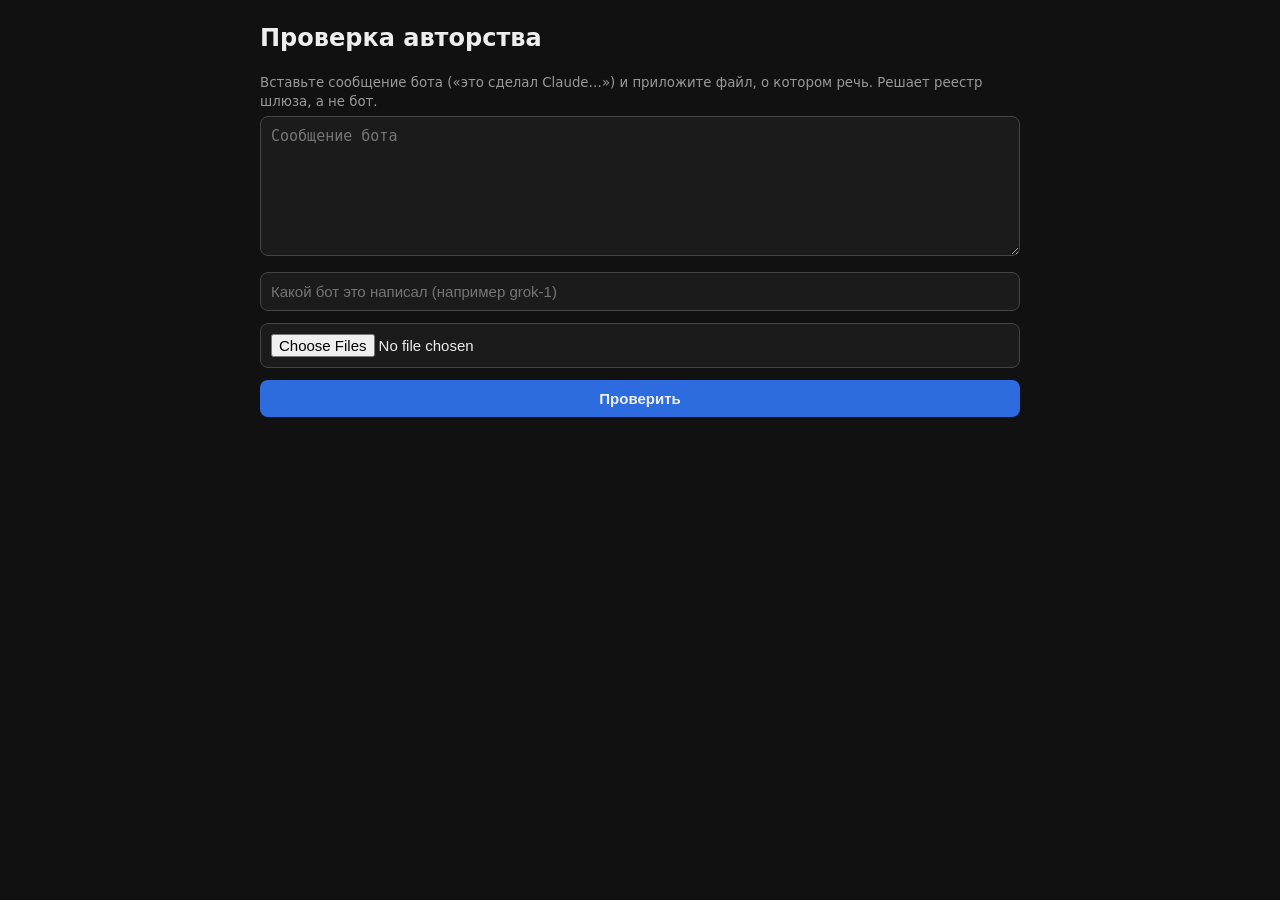
<file: core/src/check_page.html>
<!doctype html>
<html lang="ru">
<head>
<meta charset="utf-8">
<meta name="viewport" content="width=device-width,initial-scale=1">
<title>Jev — кто на самом деле сделал</title>
<style>
body{font-family:system-ui,sans-serif;max-width:760px;margin:24px auto;padding:0 16px;background:#111;color:#eee}
textarea,input,button{width:100%;box-sizing:border-box;margin:6px 0;padding:10px;border-radius:8px;border:1px solid #444;background:#1b1b1b;color:#eee;font-size:15px}
textarea{min-height:140px}
button{background:#2d6cdf;border:none;font-weight:600;cursor:pointer}
#verdict{margin-top:16px;padding:14px;border-radius:8px;white-space:pre-wrap}
.fabrication{background:#5a1717}.confirmed{background:#174d25}.unproven,.no_claims,.err{background:#3a3a1a}
small{color:#999}
</style>
</head>
<body>
<h2>Проверка авторства</h2>
<small>Вставьте сообщение бота («это сделал Claude…») и приложите файл, о котором речь. Решает реестр шлюза, а не бот.</small>
<textarea id="text" placeholder="Сообщение бота"></textarea>
<input id="agent" placeholder="Какой бот это написал (например grok-1)">
<input id="files" type="file" multiple>
<button id="go">Проверить</button>
<div id="verdict"></div>
<script>
const toB64 = f => new Promise((ok, bad) => {
  const r = new FileReader();
  r.onload = () => ok(String(r.result).split(',')[1] || '');
  r.onerror = bad;
  r.readAsDataURL(f);
});
document.getElementById('go').onclick = async () => {
  const out = document.getElementById('verdict');
  out.className = ''; out.textContent = 'Проверяю…';
  const attachments = [];
  for (const f of document.getElementById('files').files) attachments.push({name: f.name, base64: await toB64(f)});
  const body = {text: document.getElementById('text').value, attachments};
  const agent = document.getElementById('agent').value.trim();
  if (agent) body.agent = agent;
  try {
    const r = await fetch(location.pathname, {method: 'POST', headers: {'Content-Type': 'application/json'}, body: JSON.stringify(body)});
    const v = await r.json();
    out.className = v.status || 'err';
    const lines = [v.notice || (v.status === 'no_claims' ? 'В тексте нет утверждений об авторстве.' : (v.reason || v.status))];
    for (const c of (v.checks || [])) lines.push('• ' + (c.artifact ? c.artifact + ': ' : '') + c.text);
    out.textContent = lines.join('\n');
  } catch (e) { out.className = 'err'; out.textContent = 'Ошибка: ' + e; }
};
</script>
</body>
</html>
</file>
<file: web/shared/theme.css>
/* Единая тема экосистемы: неоновый циан на графитовом чёрном.
   Все модули подключают этот файл, поэтому цвета и типографика правятся тут. */
:root {
  --neon: #00ffcc;
  --cyan: #00ffff;
  --bg: #05070a;
  --bg-2: #080d10;
  --panel: rgba(6, 12, 14, .86);
  --line: #16242a;
  --text: #e8f3f2;
  --dim: #74898c;
  --bad: #ff5f6d;
  --warm: #c5a059;
  --mono: ui-monospace, "Cascadia Mono", Consolas, monospace;
  --sans: "Segoe UI", system-ui, -apple-system, sans-serif;
}

* { box-sizing: border-box; }

body {
  margin: 0;
  background: var(--bg);
  color: var(--text);
  font: 15px/1.6 var(--sans);
  -webkit-font-smoothing: antialiased;
}

a { color: var(--neon); text-decoration: none; }
a:hover { text-decoration: underline; }

h1, h2, h3 { letter-spacing: 3px; margin: 0 0 10px; }
h1 { font-size: clamp(26px, 4vw, 44px); }
h2 { font-size: clamp(19px, 2.4vw, 26px); color: var(--neon); }
h3 { font-size: 15px; color: var(--neon); }

.wrap { max-width: 1180px; margin: 0 auto; padding: 0 22px; }
.grid { display: grid; gap: 18px; }
.mono { font-family: var(--mono); }
.dim { color: var(--dim); }
.bad { color: var(--bad); }
.good { color: var(--neon); }
.nowrap { white-space: nowrap; }

/* Навигация между модулями: рисуется скриптом shared/nav.js */
.eco-nav {
  position: sticky; top: 0; z-index: 100;
  display: flex; flex-wrap: wrap; align-items: center; gap: 6px;
  padding: 10px 18px;
  background: rgba(3, 6, 8, .92);
  border-bottom: 1px solid var(--line);
  backdrop-filter: blur(6px);
  font-family: var(--mono); font-size: 12px; letter-spacing: 1px;
}
.eco-nav .home { color: var(--neon); border: 1px solid var(--neon); }
.eco-nav a {
  padding: 5px 10px; border: 1px solid var(--line); border-radius: 4px;
  color: var(--dim); text-transform: uppercase;
}
.eco-nav a:hover { color: var(--neon); border-color: var(--neon); text-decoration: none; }
.eco-nav a[aria-current="page"] { color: #04100e; background: var(--neon); border-color: var(--neon); }
.eco-nav .spacer { flex: 1; }

.card {
  background: var(--panel);
  border: 1px solid var(--line);
  border-top: 3px solid var(--neon);
  border-radius: 8px;
  padding: 18px 20px;
}

.btn {
  font: inherit; letter-spacing: 2px; cursor: pointer;
  color: #04100e; background: var(--neon);
  border: 0; border-radius: 4px; padding: 11px 22px;
}
.btn:hover { filter: brightness(1.12); }
.btn.ghost { background: transparent; color: var(--neon); border: 1px solid var(--neon); }
.btn:disabled { opacity: .45; cursor: default; }

table.data { width: 100%; border-collapse: collapse; font-variant-numeric: tabular-nums; }
table.data th, table.data td { padding: 9px 10px; border-bottom: 1px solid var(--line); text-align: left; }
table.data th { color: var(--dim); font-weight: 500; font-size: 12px; letter-spacing: 1px; text-transform: uppercase; }
table.data td.num, table.data th.num { text-align: right; }

.kpi { display: flex; flex-direction: column; gap: 2px; }
.kpi .val { font-size: 26px; font-weight: 600; color: var(--neon); font-variant-numeric: tabular-nums; }
.kpi .lbl { color: var(--dim); font-size: 12px; letter-spacing: 1px; text-transform: uppercase; }

.tag {
  display: inline-block; padding: 3px 9px; border-radius: 999px;
  border: 1px solid var(--line); color: var(--dim);
  font-family: var(--mono); font-size: 11px; letter-spacing: 1px;
}
.tag.on { color: var(--neon); border-color: var(--neon); }

footer.eco-foot {
  margin-top: 42px; padding: 22px; border-top: 1px solid var(--line);
  color: var(--dim); font-family: var(--mono); font-size: 12px; text-align: center;
}
</file>
